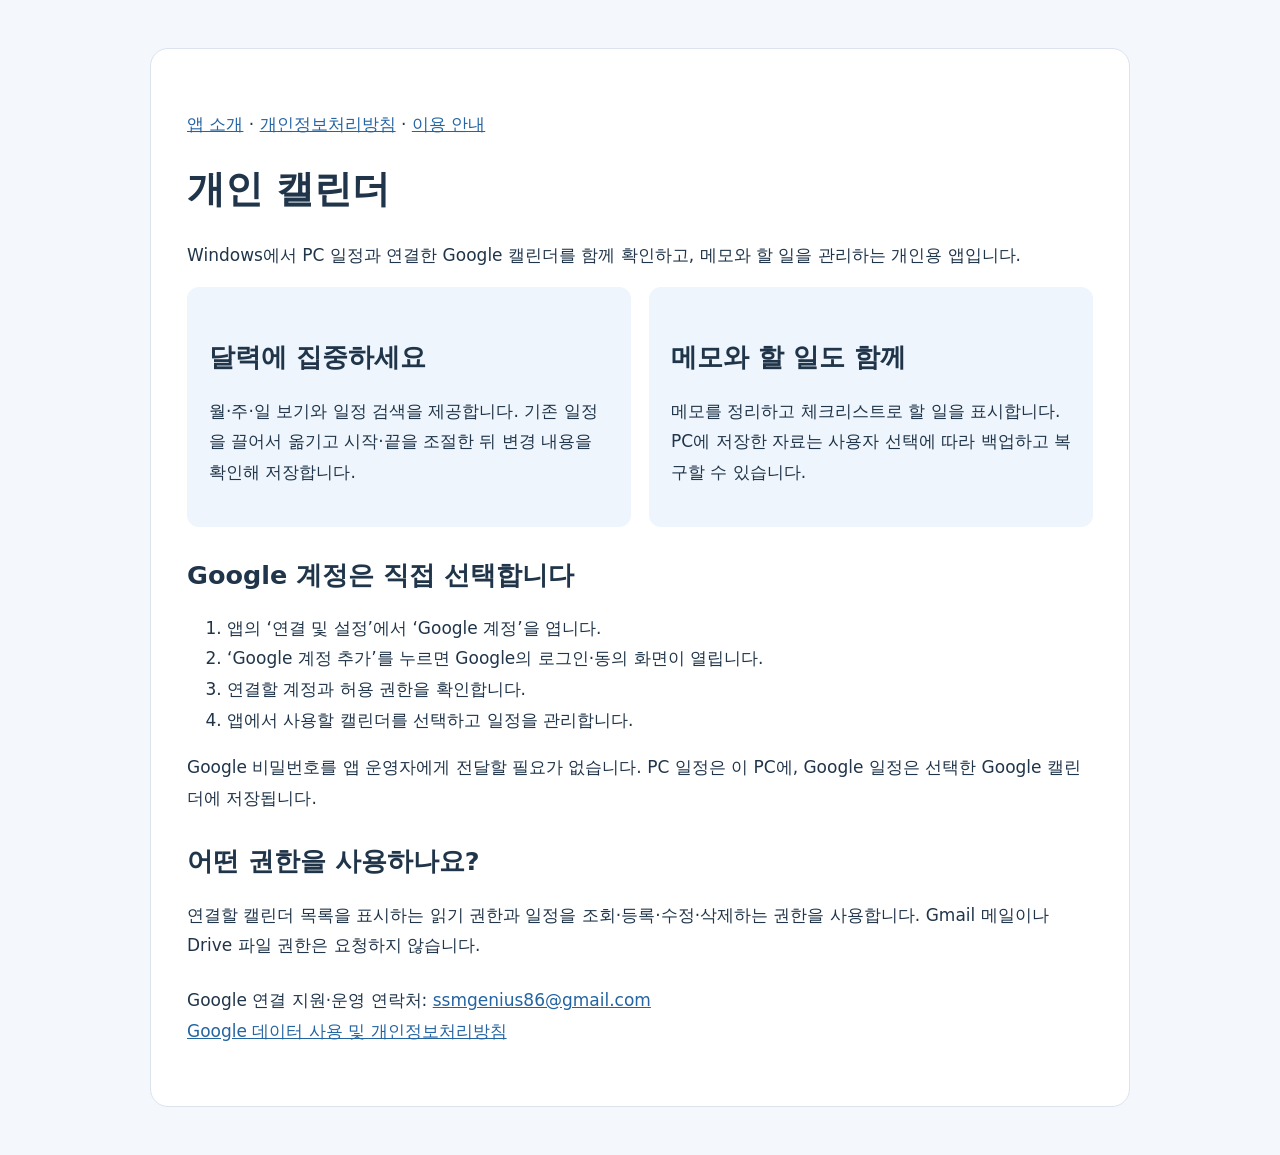
<file: index.html>
<!doctype html><html lang="ko"><meta charset="utf-8"><meta name="viewport" content="width=device-width,initial-scale=1"><link rel="stylesheet" href="style.css"><title>개인 캘린더 · Windows 일정과 메모</title><main><nav><a href="index.html">앱 소개</a> · <a href="privacy.html">개인정보처리방침</a> · <a href="terms.html">이용 안내</a></nav><h1>개인 캘린더</h1><p>Windows에서 PC 일정과 연결한 Google 캘린더를 함께 확인하고, 메모와 할 일을 관리하는 개인용 앱입니다.</p><div class="cards"><section class="card"><h2>달력에 집중하세요</h2><p>월·주·일 보기와 일정 검색을 제공합니다. 기존 일정을 끌어서 옮기고 시작·끝을 조절한 뒤 변경 내용을 확인해 저장합니다.</p></section><section class="card"><h2>메모와 할 일도 함께</h2><p>메모를 정리하고 체크리스트로 할 일을 표시합니다. PC에 저장한 자료는 사용자 선택에 따라 백업하고 복구할 수 있습니다.</p></section></div><h2>Google 계정은 직접 선택합니다</h2><ol><li>앱의 ‘연결 및 설정’에서 ‘Google 계정’을 엽니다.</li><li>‘Google 계정 추가’를 누르면 Google의 로그인·동의 화면이 열립니다.</li><li>연결할 계정과 허용 권한을 확인합니다.</li><li>앱에서 사용할 캘린더를 선택하고 일정을 관리합니다.</li></ol><p>Google 비밀번호를 앱 운영자에게 전달할 필요가 없습니다. PC 일정은 이 PC에, Google 일정은 선택한 Google 캘린더에 저장됩니다.</p><h2>어떤 권한을 사용하나요?</h2><p>연결할 캘린더 목록을 표시하는 읽기 권한과 일정을 조회·등록·수정·삭제하는 권한을 사용합니다. Gmail 메일이나 Drive 파일 권한은 요청하지 않습니다.</p><footer>Google 연결 지원·운영 연락처: <a href="mailto:ssmgenius86@gmail.com">ssmgenius86@gmail.com</a><br><a href="privacy.html">Google 데이터 사용 및 개인정보처리방침</a></footer></main></html>
</file>
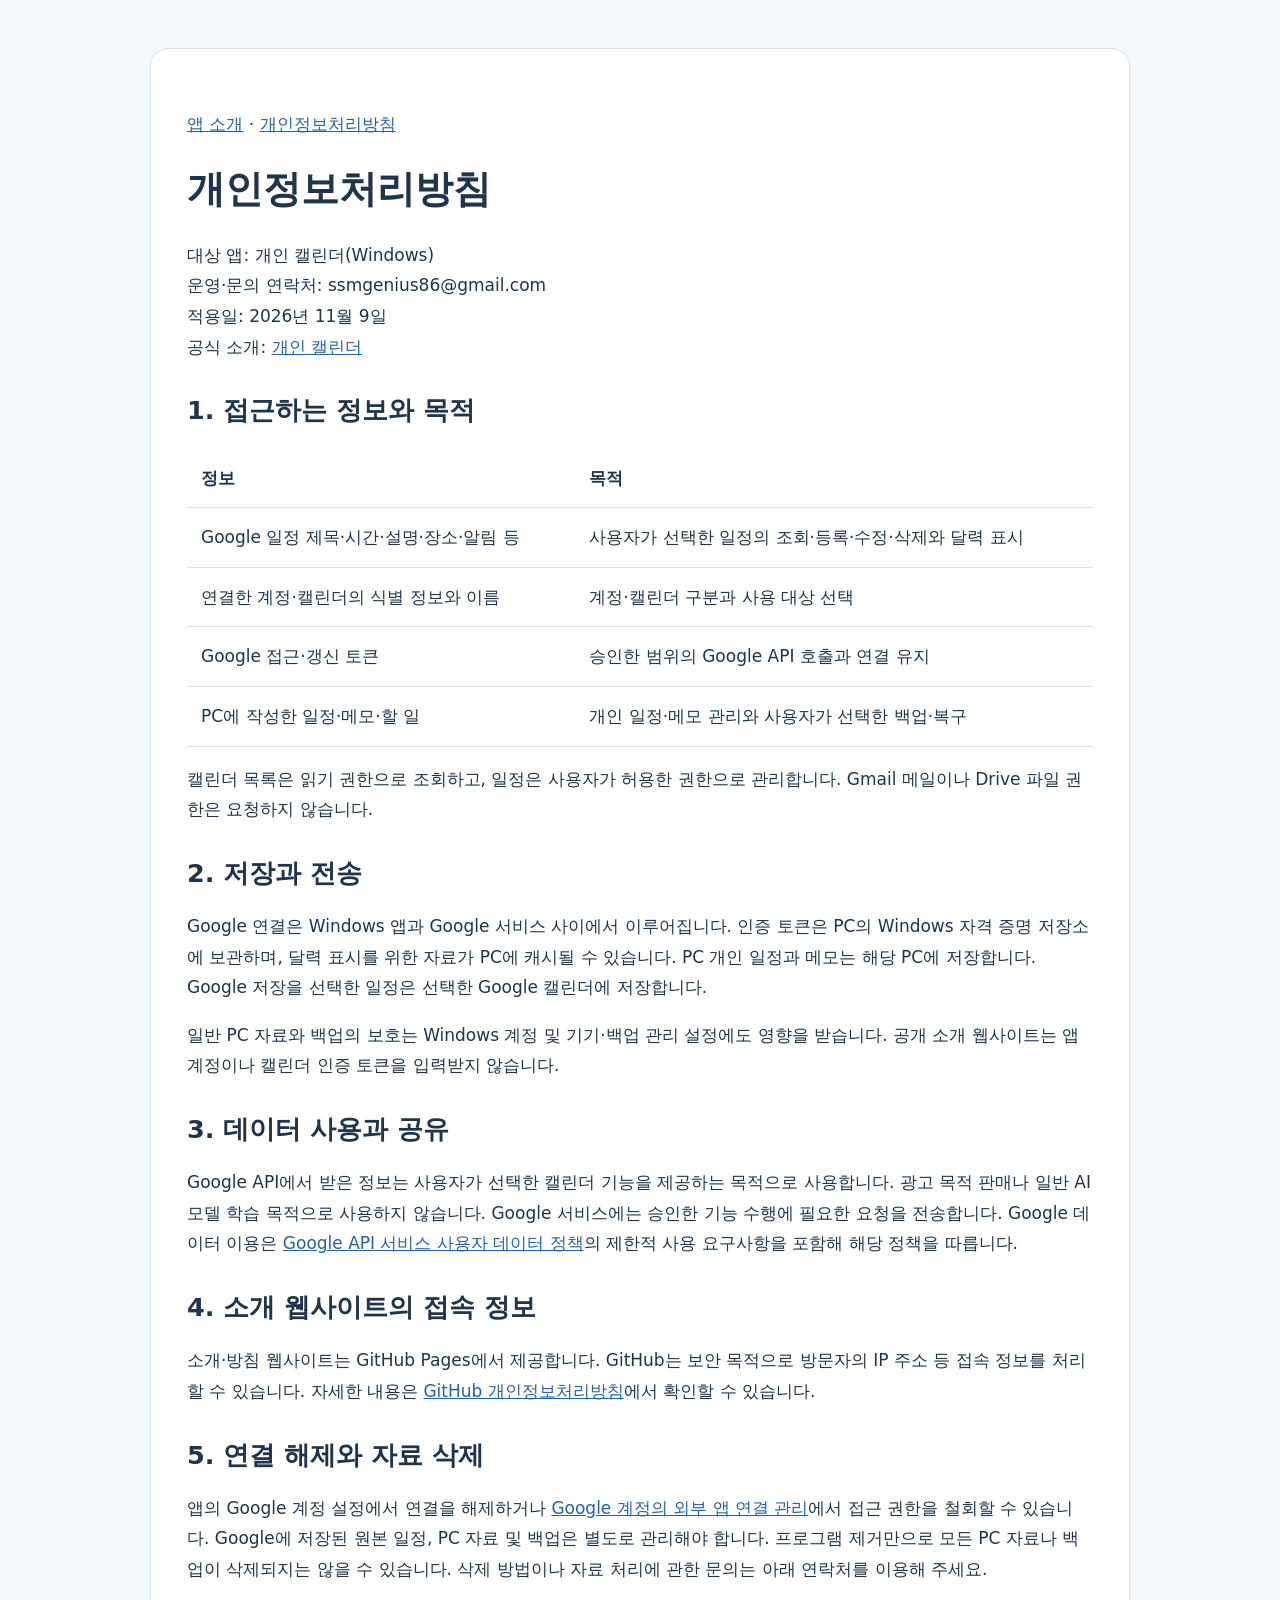
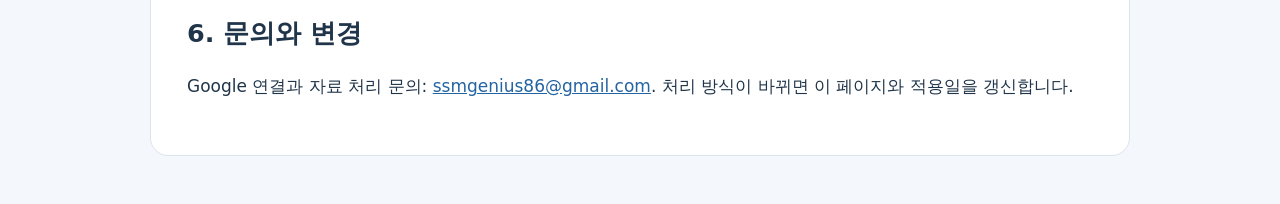
<file: privacy.html>
<!doctype html><html lang="ko"><meta charset="utf-8"><meta name="viewport" content="width=device-width,initial-scale=1"><link rel="stylesheet" href="style.css"><title>개인정보처리방침 · 개인 캘린더</title><main><nav><a href="index.html">앱 소개</a> · <a href="privacy.html">개인정보처리방침</a></nav><h1>개인정보처리방침</h1><p>대상 앱: 개인 캘린더(Windows)<br>운영·문의 연락처: ssmgenius86@gmail.com<br>적용일: 2026년 11월 9일<br>공식 소개: <a href="index.html">개인 캘린더</a></p><h2>1. 접근하는 정보와 목적</h2><table><tr><th>정보</th><th>목적</th></tr><tr><td>Google 일정 제목·시간·설명·장소·알림 등</td><td>사용자가 선택한 일정의 조회·등록·수정·삭제와 달력 표시</td></tr><tr><td>연결한 계정·캘린더의 식별 정보와 이름</td><td>계정·캘린더 구분과 사용 대상 선택</td></tr><tr><td>Google 접근·갱신 토큰</td><td>승인한 범위의 Google API 호출과 연결 유지</td></tr><tr><td>PC에 작성한 일정·메모·할 일</td><td>개인 일정·메모 관리와 사용자가 선택한 백업·복구</td></tr></table><p>캘린더 목록은 읽기 권한으로 조회하고, 일정은 사용자가 허용한 권한으로 관리합니다. Gmail 메일이나 Drive 파일 권한은 요청하지 않습니다.</p><h2>2. 저장과 전송</h2><p>Google 연결은 Windows 앱과 Google 서비스 사이에서 이루어집니다. 인증 토큰은 PC의 Windows 자격 증명 저장소에 보관하며, 달력 표시를 위한 자료가 PC에 캐시될 수 있습니다. PC 개인 일정과 메모는 해당 PC에 저장합니다. Google 저장을 선택한 일정은 선택한 Google 캘린더에 저장합니다.</p><p>일반 PC 자료와 백업의 보호는 Windows 계정 및 기기·백업 관리 설정에도 영향을 받습니다. 공개 소개 웹사이트는 앱 계정이나 캘린더 인증 토큰을 입력받지 않습니다.</p><h2>3. 데이터 사용과 공유</h2><p>Google API에서 받은 정보는 사용자가 선택한 캘린더 기능을 제공하는 목적으로 사용합니다. 광고 목적 판매나 일반 AI 모델 학습 목적으로 사용하지 않습니다. Google 서비스에는 승인한 기능 수행에 필요한 요청을 전송합니다. Google 데이터 이용은 <a href="https://developers.google.com/terms/api-services-user-data-policy">Google API 서비스 사용자 데이터 정책</a>의 제한적 사용 요구사항을 포함해 해당 정책을 따릅니다.</p><h2>4. 소개 웹사이트의 접속 정보</h2><p>소개·방침 웹사이트는 GitHub Pages에서 제공합니다. GitHub는 보안 목적으로 방문자의 IP 주소 등 접속 정보를 처리할 수 있습니다. 자세한 내용은 <a href="https://docs.github.com/en/site-policy/privacy-policies/github-general-privacy-statement">GitHub 개인정보처리방침</a>에서 확인할 수 있습니다.</p><h2>5. 연결 해제와 자료 삭제</h2><p>앱의 Google 계정 설정에서 연결을 해제하거나 <a href="https://myaccount.google.com/connections">Google 계정의 외부 앱 연결 관리</a>에서 접근 권한을 철회할 수 있습니다. Google에 저장된 원본 일정, PC 자료 및 백업은 별도로 관리해야 합니다. 프로그램 제거만으로 모든 PC 자료나 백업이 삭제되지는 않을 수 있습니다. 삭제 방법이나 자료 처리에 관한 문의는 아래 연락처를 이용해 주세요.</p><h2>6. 문의와 변경</h2><p>Google 연결과 자료 처리 문의: <a href="mailto:ssmgenius86@gmail.com">ssmgenius86@gmail.com</a>. 처리 방식이 바뀌면 이 페이지와 적용일을 갱신합니다.</p></main></html>
</file>
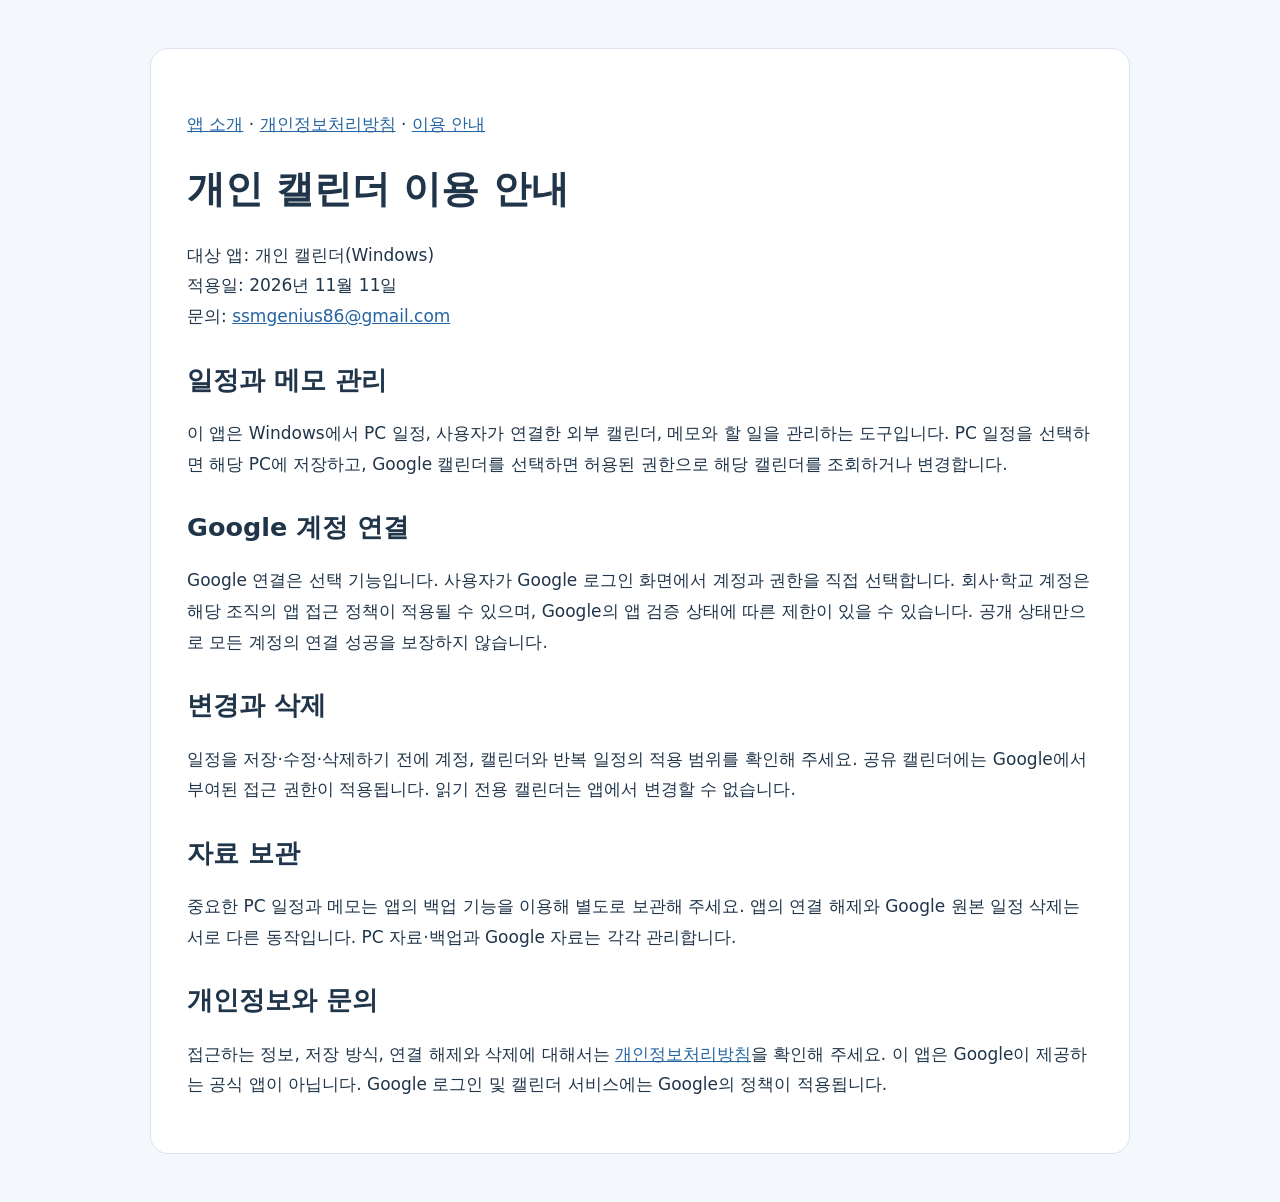
<file: terms.html>
<!doctype html><html lang="ko"><meta charset="utf-8"><meta name="viewport" content="width=device-width,initial-scale=1"><link rel="stylesheet" href="style.css"><title>이용 안내 · 개인 캘린더</title><main><nav><a href="index.html">앱 소개</a> · <a href="privacy.html">개인정보처리방침</a> · <a href="terms.html">이용 안내</a></nav><h1>개인 캘린더 이용 안내</h1><p>대상 앱: 개인 캘린더(Windows)<br>적용일: 2026년 11월 11일<br>문의: <a href="mailto:ssmgenius86@gmail.com">ssmgenius86@gmail.com</a></p><h2>일정과 메모 관리</h2><p>이 앱은 Windows에서 PC 일정, 사용자가 연결한 외부 캘린더, 메모와 할 일을 관리하는 도구입니다. PC 일정을 선택하면 해당 PC에 저장하고, Google 캘린더를 선택하면 허용된 권한으로 해당 캘린더를 조회하거나 변경합니다.</p><h2>Google 계정 연결</h2><p>Google 연결은 선택 기능입니다. 사용자가 Google 로그인 화면에서 계정과 권한을 직접 선택합니다. 회사·학교 계정은 해당 조직의 앱 접근 정책이 적용될 수 있으며, Google의 앱 검증 상태에 따른 제한이 있을 수 있습니다. 공개 상태만으로 모든 계정의 연결 성공을 보장하지 않습니다.</p><h2>변경과 삭제</h2><p>일정을 저장·수정·삭제하기 전에 계정, 캘린더와 반복 일정의 적용 범위를 확인해 주세요. 공유 캘린더에는 Google에서 부여된 접근 권한이 적용됩니다. 읽기 전용 캘린더는 앱에서 변경할 수 없습니다.</p><h2>자료 보관</h2><p>중요한 PC 일정과 메모는 앱의 백업 기능을 이용해 별도로 보관해 주세요. 앱의 연결 해제와 Google 원본 일정 삭제는 서로 다른 동작입니다. PC 자료·백업과 Google 자료는 각각 관리합니다.</p><h2>개인정보와 문의</h2><p>접근하는 정보, 저장 방식, 연결 해제와 삭제에 대해서는 <a href="privacy.html">개인정보처리방침</a>을 확인해 주세요. 이 앱은 Google이 제공하는 공식 앱이 아닙니다. Google 로그인 및 캘린더 서비스에는 Google의 정책이 적용됩니다.</p></main></html>
</file>
<file: style.css>
*{box-sizing:border-box}body{margin:0;background:#f4f7fb;color:#20354a;font:17px/1.8 system-ui,sans-serif}main{max-width:980px;margin:48px auto;padding:36px;background:white;border:1px solid #dae3ee;border-radius:18px}h1,h2{line-height:1.3}h1{font-size:38px}h2{margin-top:32px}a{color:#2464a2}nav,footer{margin:24px 0}.cards{display:grid;grid-template-columns:1fr 1fr;gap:18px}.card{padding:22px;background:#eef5fc;border-radius:12px}table{width:100%;border-collapse:collapse}td,th{padding:14px;border-bottom:1px solid #dce5ef;text-align:left;vertical-align:top}@media(max-width:650px){main{margin:12px;padding:22px}.cards{grid-template-columns:1fr}h1{font-size:30px}table{font-size:14px}}
main,td,p,a{overflow-wrap:anywhere}
</file>
